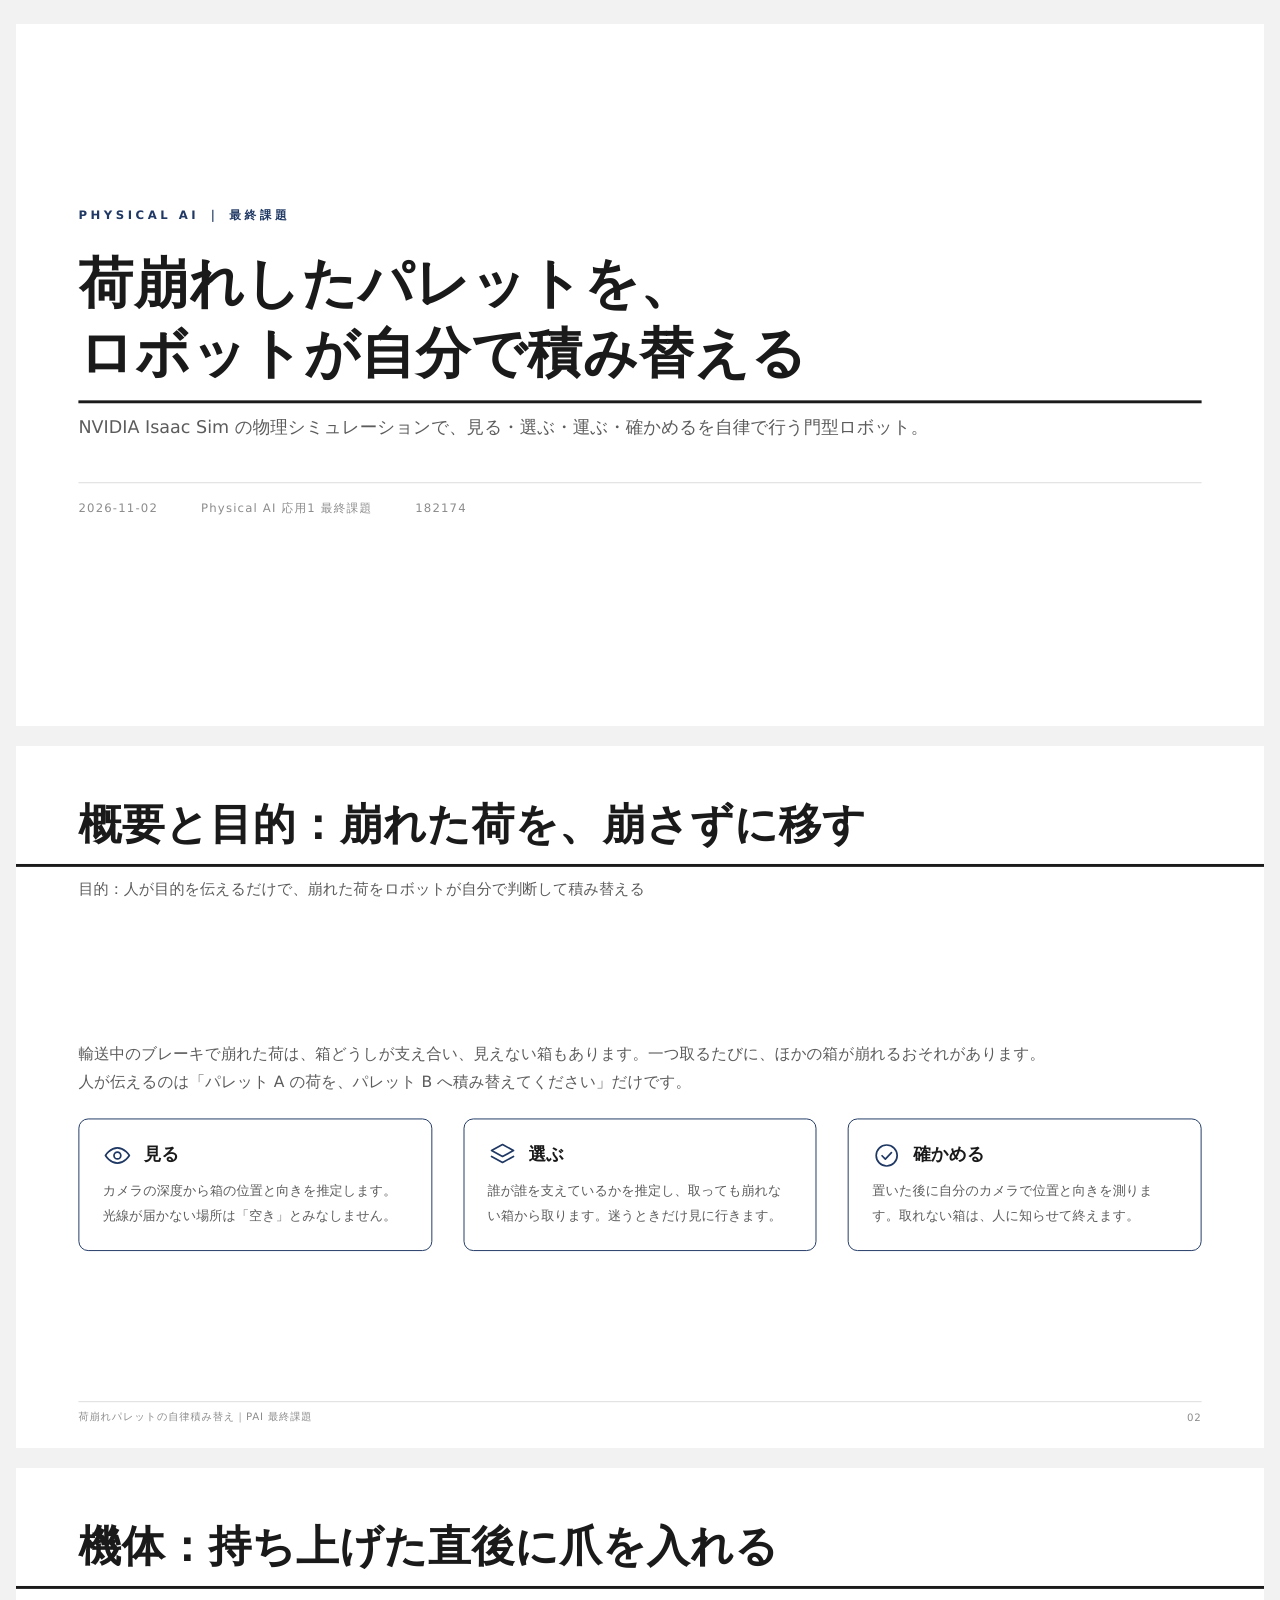
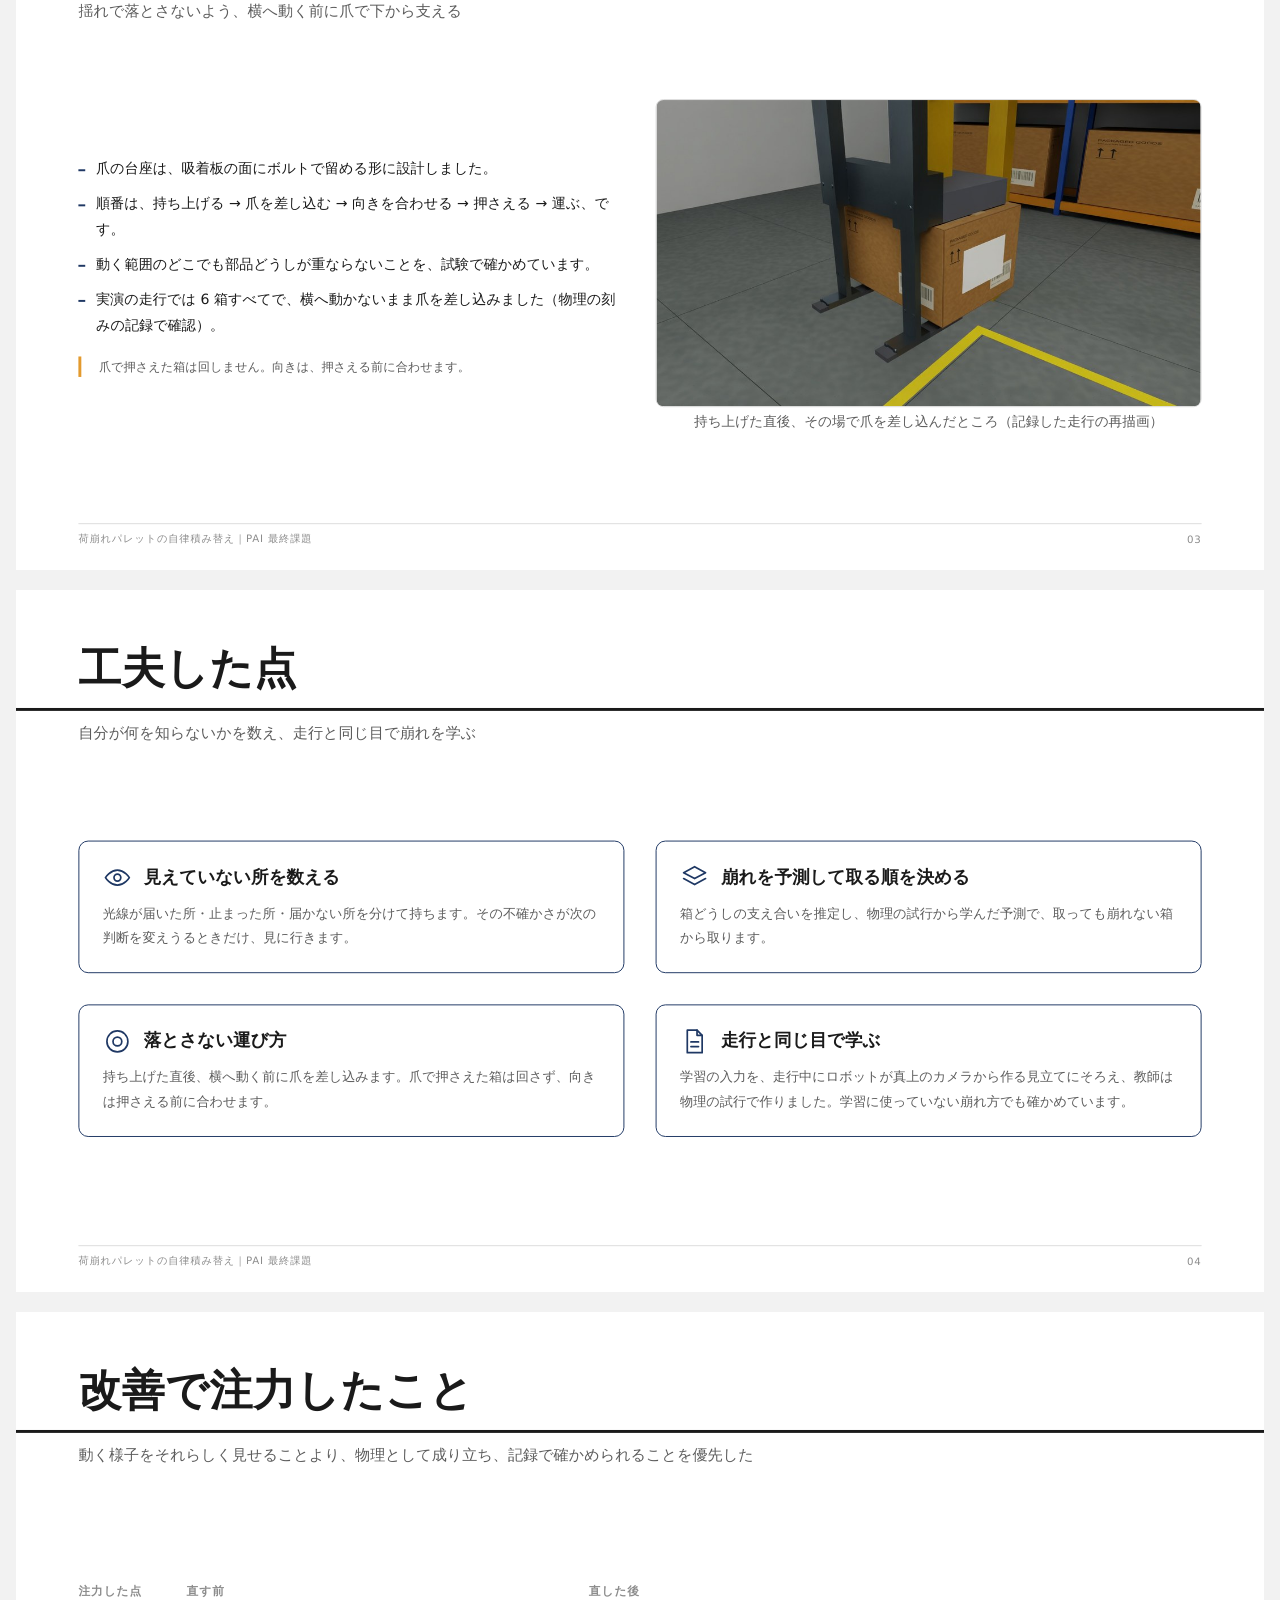
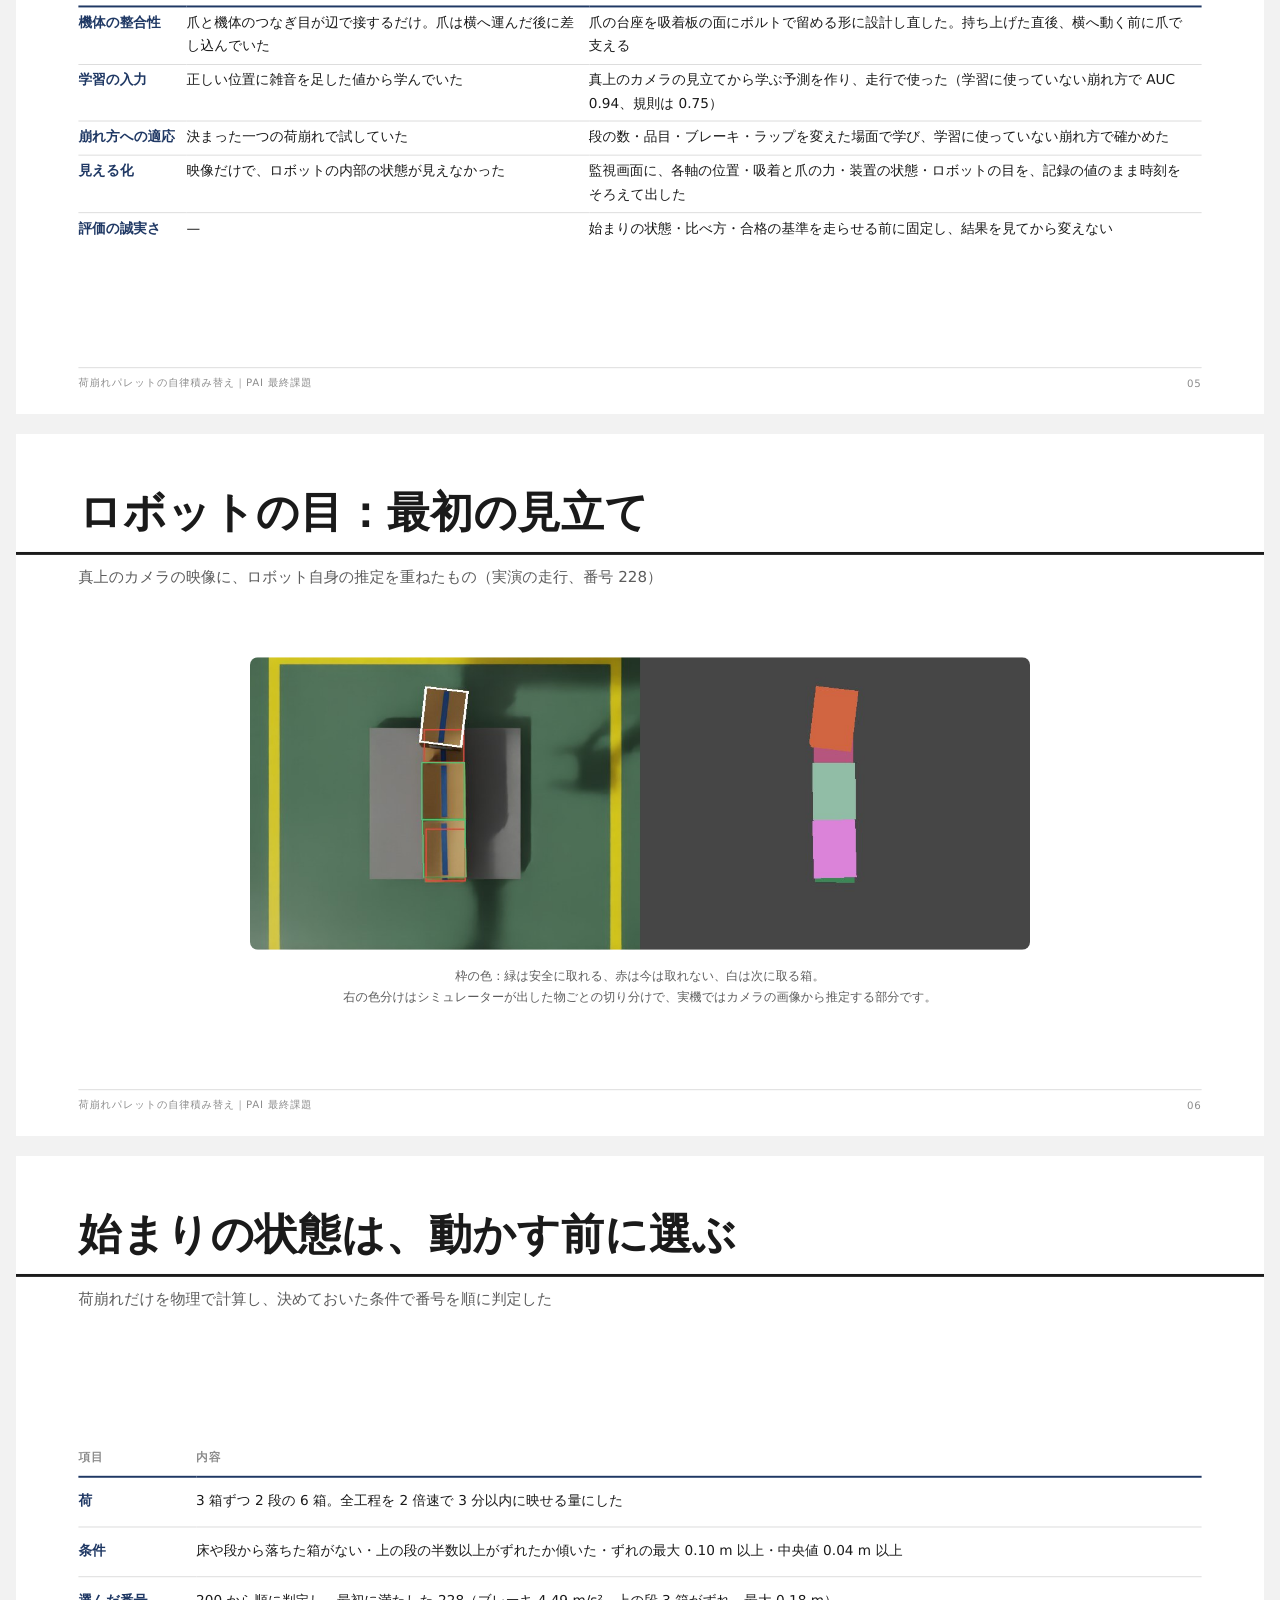
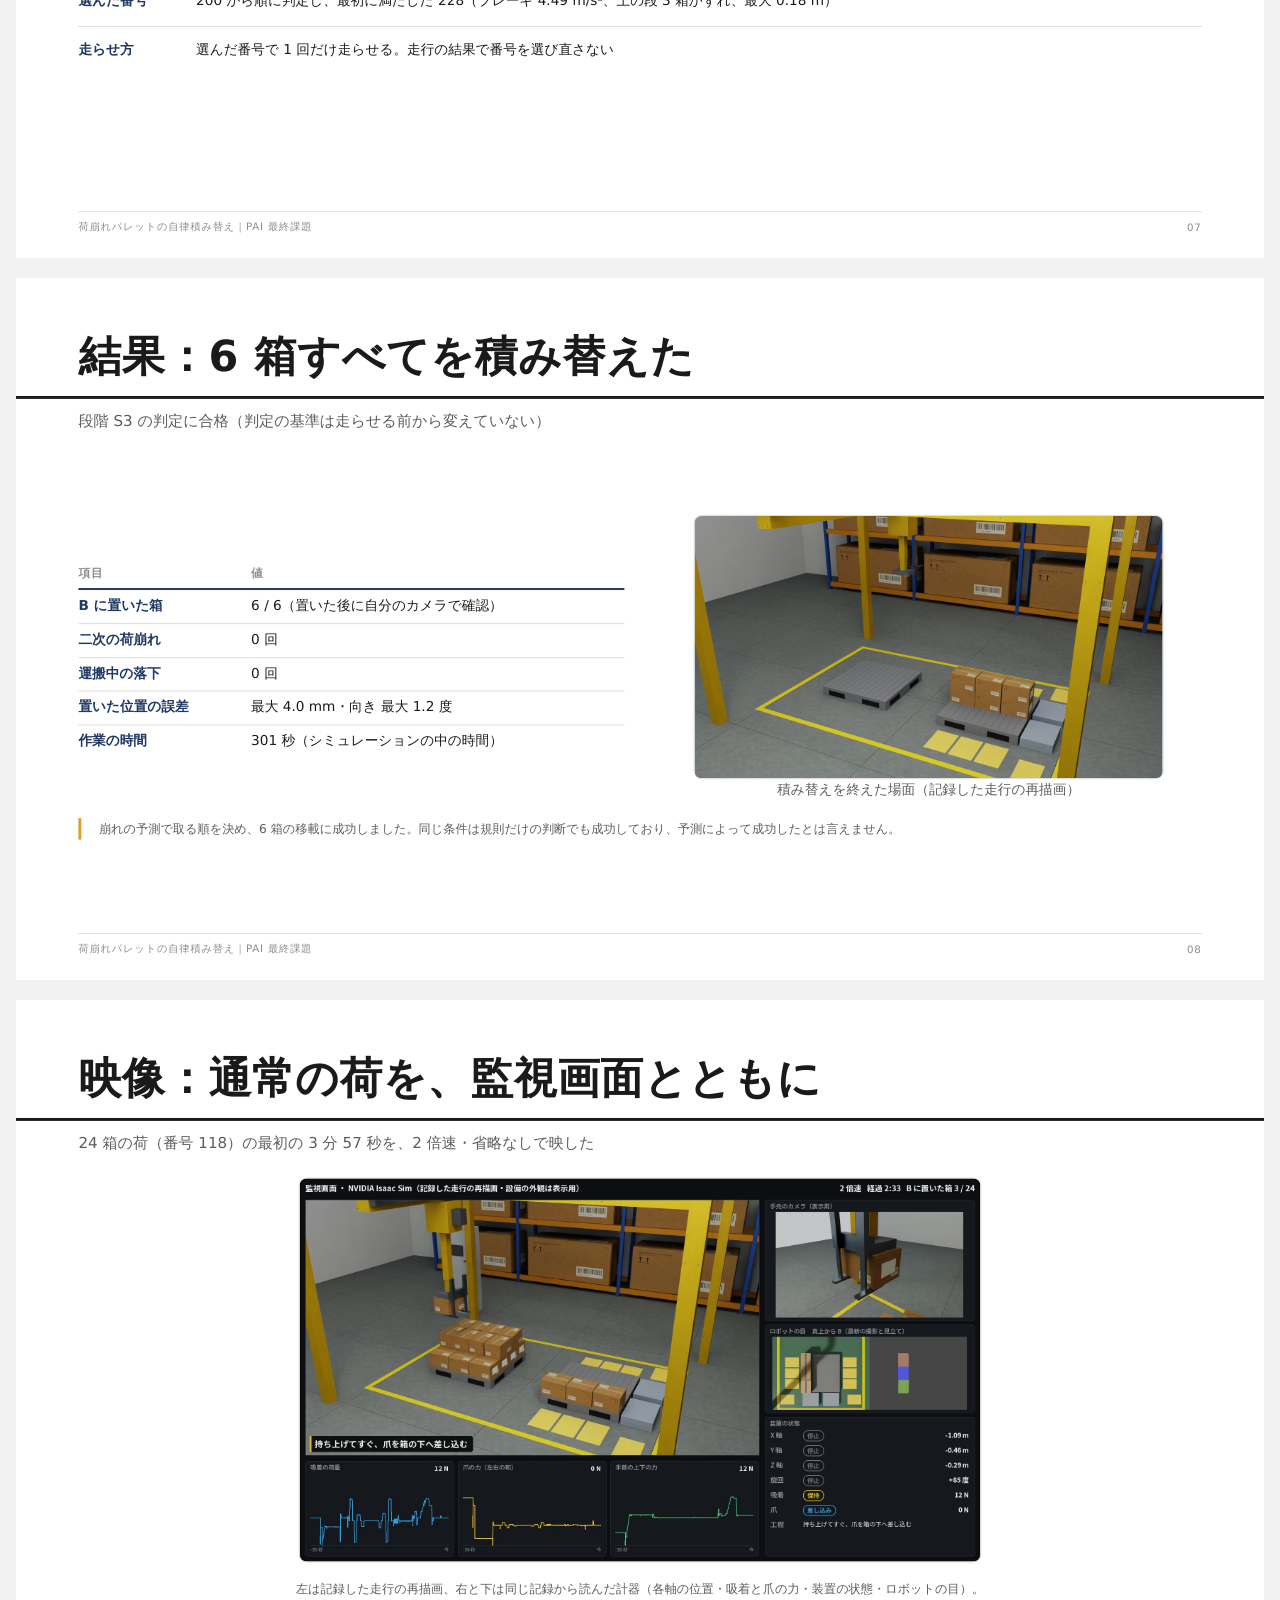
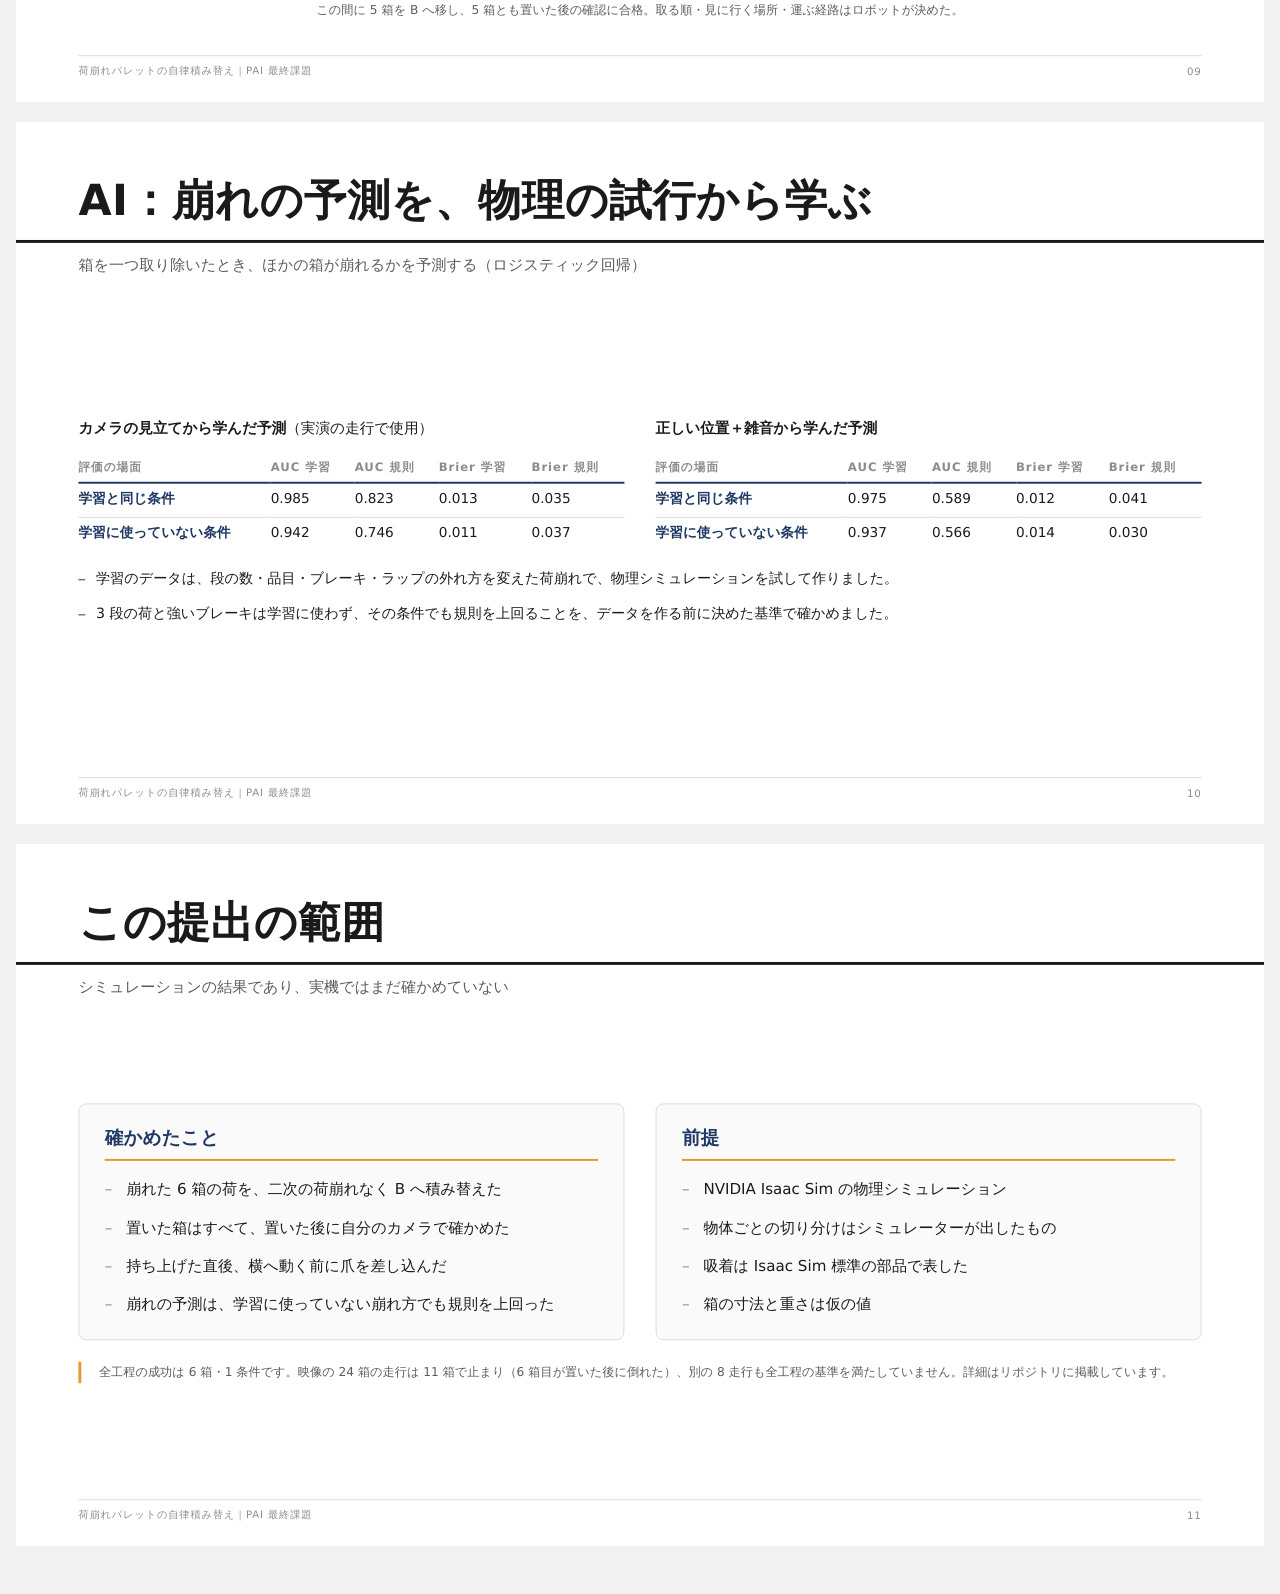
<file: docs/submission_slides.html>
<!doctype html>
<html lang="ja"><head><meta charset="utf-8"><meta name="viewport" content="width=device-width,initial-scale=1">
<title>荷崩れパレットの自律積み替え</title>
<style>
@page{ size:13.333in 7.5in; margin:0; }

  :root{
    --ground:#FFFFFF;
    --ink:#1A1A1A;
    --navy:#1F3864;
    --mid:#5C5C5C;
    --faint:#8C8C8C;
    --line:#DCDCDC;
    --panel:#FAFAFA;
    --accent:#E39A2E;
    --gothic:"Noto Sans JP","Hiragino Kaku Gothic ProN","Yu Gothic",system-ui,sans-serif;
    --s:1;
  }
  *{box-sizing:border-box;margin:0;padding:0;}
  html,body{background:#F2F2F2;}
  body{
    font-family:var(--gothic); color:var(--ink);
    -webkit-font-smoothing:antialiased; text-rendering:geometricPrecision;
    font-feature-settings:"palt" 1;
    -webkit-print-color-adjust:exact; print-color-adjust:exact;
    padding:24px 16px 48px;
  }
  .deck{max-width:1280px;margin:0 auto;display:flex;flex-direction:column;gap:20px;}
  .stage{width:100%;overflow:hidden;}
  .slide{
    width:1280px;height:720px;background:var(--ground);
    padding:52px 64px 78px;position:relative;
    transform:scale(var(--s));transform-origin:top left;
    display:flex;flex-direction:column;
    box-shadow:0 1px 3px rgba(0,0,0,.10);
  }

  /* 見出し */
  h1{font-size:56px;font-weight:700;line-height:1.28;letter-spacing:.01em;}
  h2{font-size:44px;font-weight:700;line-height:1.3;letter-spacing:.01em;}
  .titlerule{height:3px;background:var(--ink);margin-top:12px;}
  /* 表紙以外は罫線を紙面の両端まで通す */
  .head .titlerule{margin-left:-64px;margin-right:-64px;}
  .head{margin-bottom:16px;}
  .sub{font-size:15.5px;color:var(--mid);margin-top:10px;line-height:1.7;}

  .content{flex:1;display:flex;flex-direction:column;justify-content:center;gap:22px;min-height:0;}
  .lede{font-size:16px;line-height:1.85;color:var(--mid);}
  .body{font-size:15px;line-height:1.85;}
  .small{font-size:12.5px;line-height:1.75;color:var(--mid);}
  strong{font-weight:700;}
  .center{text-align:center;}

  /* カード */
  .card{
    border:1.5px solid var(--navy);border-radius:10px;background:#fff;
    display:flex;align-items:center;gap:20px;padding:7px 24px;
  }
  .card .txt{flex:1;text-align:center;display:flex;flex-direction:column;gap:2px;}
  .card .lbl{font-size:13px;font-weight:700;color:var(--navy);letter-spacing:.04em;}
  .card .nm{font-size:24px;font-weight:700;letter-spacing:.01em;line-height:1.25;}
  .card .ds{font-size:13.5px;color:var(--mid);}
  svg.big{width:56px;height:56px;flex:none;stroke:var(--ink);fill:none;
          stroke-width:1.3;stroke-linecap:round;stroke-linejoin:round;shape-rendering:geometricPrecision;}
  .down{display:flex;justify-content:center;color:var(--navy);}
  svg.arw{width:20px;height:16px;fill:currentColor;stroke:none;}

  /* 補足パネル */
  .panel{
    border:1px solid var(--line);border-radius:8px;background:var(--panel);
    padding:22px 26px;display:flex;flex-direction:column;gap:16px;
  }
  .panel h3{font-size:19px;font-weight:700;color:var(--navy);letter-spacing:.01em;}
  .panel .ul{height:2.5px;background:var(--accent);width:100%;margin-top:-8px;}
  .dash{list-style:none;display:flex;flex-direction:column;gap:13px;}
  .dash li{position:relative;padding-left:22px;font-size:15.5px;line-height:1.7;}
  .dash li::before{content:"–";position:absolute;left:0;color:var(--faint);}

  /* 一般リスト */
  ul.pl{list-style:none;display:flex;flex-direction:column;gap:10px;}
  ul.pl li{position:relative;padding-left:18px;font-size:14.5px;line-height:1.8;}
  ul.pl li::before{content:"";position:absolute;left:0;top:13px;width:7px;height:1.5px;background:var(--navy);}

  .cols{display:grid;gap:32px;}
  .c2{grid-template-columns:1fr 1fr;}
  .c3{grid-template-columns:repeat(3,1fr);}
  .cmain{grid-template-columns:1fr 340px;}
  .stack{max-width:640px;margin:0 auto;width:100%;}
  .caption{font-size:14px;color:var(--mid);text-align:center;line-height:1.7;}

  .box{border:1.5px solid var(--navy);border-radius:10px;padding:22px 24px;display:flex;flex-direction:column;gap:10px;}
  .box .hd{display:flex;align-items:center;gap:12px;}
  .box .hd .t{font-size:18px;font-weight:700;}
  .box .d{font-size:13.5px;line-height:1.85;color:var(--mid);}
  svg.mid{width:30px;height:30px;flex:none;stroke:var(--navy);fill:none;
          stroke-width:1.4;stroke-linecap:round;stroke-linejoin:round;shape-rendering:geometricPrecision;}

  table{border-collapse:collapse;width:100%;font-size:14px;}
  th,td{text-align:left;padding:13px 16px 13px 0;border-bottom:1px solid var(--line);vertical-align:top;line-height:1.7;}
  thead th{font-size:12px;letter-spacing:.08em;color:var(--faint);font-weight:700;
           border-bottom:2px solid var(--navy);padding-bottom:9px;}
  tbody tr:last-child td{border-bottom:0;}
  td.k{font-weight:700;color:var(--navy);white-space:nowrap;}

  .note{border-left:3px solid var(--accent);padding-left:18px;}
  /* ページごとの均衡調整: 内容の少ないページは間隔と余白を広げる */
  .slide.roomy .content{gap:36px;}
  .slide.roomy .box{padding:30px 32px;gap:13px;}
  .slide.roomy .box .d{font-size:14.5px;}
  .slide.roomy .box .hd .t{font-size:19px;}
  .slide.roomy .note .body{font-size:16px;}
  .slide.dense .content{gap:16px;}

  .foot{
    position:absolute;left:64px;right:64px;bottom:24px;
    display:flex;justify-content:space-between;align-items:center;
    border-top:1px solid var(--line);padding-top:9px;
    font-size:10.5px;color:var(--faint);letter-spacing:.08em;
  }
  .foot .n{font-variant-numeric:tabular-nums;}

  .cover{justify-content:center;gap:0;}
  .cover .mark{font-size:12px;letter-spacing:.3em;color:var(--navy);font-weight:700;margin-bottom:26px;}
  .cover .meta{margin-top:40px;padding-top:18px;border-top:1px solid var(--line);
               display:flex;gap:44px;font-size:12px;color:var(--faint);letter-spacing:.1em;}

  @media print{
    html,body{background:#fff;} body{padding:0;}
    .deck{gap:0;max-width:none;}
    .stage{height:auto !important;overflow:visible;}
    .slide{transform:none !important;box-shadow:none;break-after:page;page-break-after:always;}
    .slide:last-child{break-after:auto;page-break-after:auto;}
  }

  .slide.dense th,.slide.dense td{padding:5px 12px 5px 0;}
</style></head><body>
<svg width="0" height="0" style="position:absolute" aria-hidden="true"><defs>
  <g id="i-clock"><circle cx="12" cy="12" r="8.5"/><path d="M12 6.6v5.6l3.6 2.2"/></g>
  <g id="i-gear"><circle cx="12" cy="12" r="3.1"/><path d="M12 3.2v2.4M12 18.4v2.4M20.8 12h-2.4M5.6 12H3.2M18.2 5.8l-1.7 1.7M7.5 16.5l-1.7 1.7M18.2 18.2l-1.7-1.7M7.5 7.5L5.8 5.8"/></g>
  <g id="i-lock"><rect x="4.6" y="10.4" width="14.8" height="10.2" rx="1.8"/><path d="M8.2 10.4V7.6a3.8 3.8 0 017.6 0v2.8"/><circle cx="12" cy="15.4" r="1.1"/></g>
  <g id="i-chat"><path d="M3.4 4.6h17.2v11.6H9.4l-6 4.6z"/><path d="M7.4 8.8h9.2M7.4 12.4h5.8"/></g>
  <g id="i-eye"><path d="M2.2 12S6 5.8 12 5.8 21.8 12 21.8 12 18 18.2 12 18.2 2.2 12 2.2 12z"/><circle cx="12" cy="12" r="2.8"/></g>
  <g id="i-alert"><path d="M12 3.8l9.2 16.4H2.8z"/><path d="M12 9.6v4.6M12 17v.4"/></g>
  <g id="i-layers"><path d="M12 3l9 4.9-9 4.9-9-4.9z"/><path d="M3 12.8l9 4.9 9-4.9"/></g>
  <g id="i-check"><circle cx="12" cy="12" r="8.6"/><path d="M8.2 12.2l2.7 2.7 5-5.2"/></g>
  <g id="i-target"><circle cx="12" cy="12" r="8.6"/><circle cx="12" cy="12" r="3.6"/></g>
  <g id="i-doc"><path d="M6 2.8h8l4.2 4.2v14.2H6z"/><path d="M14 2.8v4.2h4.2"/><path d="M9 12.4h6.2M9 16.2h6.2"/></g>
  <g id="i-people"><circle cx="9" cy="8.6" r="3.2"/><path d="M3.4 20.2c0-3.2 2.5-5.4 5.6-5.4s5.6 2.2 5.6 5.4"/><path d="M16.4 6.2a3.2 3.2 0 010 5.6M17.6 14.8c1.9.6 3.2 2.5 3.2 5.4"/></g>
  <g id="i-arrowr"><path d="M3.6 12h15.4"/><path d="M14 6.6l5.4 5.4-5.4 5.4"/></g>
  <symbol id="tri" viewBox="0 0 26 22"><path d="M13 22 3.5 8.5h6V0h7v8.5h6z"/></symbol>
</defs></svg>
<div class="deck">
<div class="stage"><section class="slide cover">
  <p class="mark">PHYSICAL AI ｜ 最終課題</p>
  <h1>荷崩れしたパレットを、<br>ロボットが自分で積み替える</h1>
  <div class="titlerule"></div>
  <p class="sub" style="font-size:18px;max-width:900px">NVIDIA Isaac Sim の物理シミュレーションで、見る・選ぶ・運ぶ・確かめるを自律で行う門型ロボット。</p>
  <div class="meta"><span>2026-11-02</span><span>Physical AI 応用1 最終課題</span><span>182174</span></div>
</section></div><div class="stage"><section class="slide"><div class="head"><h2>概要と目的：崩れた荷を、崩さずに移す</h2><div class="titlerule"></div><p class="sub">目的：人が目的を伝えるだけで、崩れた荷をロボットが自分で判断して積み替える</p></div><div class="content">
<p class="lede">輸送中のブレーキで崩れた荷は、箱どうしが支え合い、見えない箱もあります。一つ取るたびに、ほかの箱が崩れるおそれがあります。<br>人が伝えるのは「パレット A の荷を、パレット B へ積み替えてください」だけです。</p>
<div class="cols c3">
  <div class="box"><span class="hd"><svg viewBox="0 0 24 24" class="mid"><use href="#i-eye"/></svg><span class="t">見る</span></span>
    <span class="d">カメラの深度から箱の位置と向きを推定します。光線が届かない場所は「空き」とみなしません。</span></div>
  <div class="box"><span class="hd"><svg viewBox="0 0 24 24" class="mid"><use href="#i-layers"/></svg><span class="t">選ぶ</span></span>
    <span class="d">誰が誰を支えているかを推定し、取っても崩れない箱から取ります。迷うときだけ見に行きます。</span></div>
  <div class="box"><span class="hd"><svg viewBox="0 0 24 24" class="mid"><use href="#i-check"/></svg><span class="t">確かめる</span></span>
    <span class="d">置いた後に自分のカメラで位置と向きを測ります。取れない箱は、人に知らせて終えます。</span></div>
</div></div><div class="foot"><span>荷崩れパレットの自律積み替え｜PAI 最終課題</span><span class="n">02</span></div></section></div><div class="stage"><section class="slide"><div class="head"><h2>機体：持ち上げた直後に爪を入れる</h2><div class="titlerule"></div><p class="sub">揺れで落とさないよう、横へ動く前に爪で下から支える</p></div><div class="content">
<div class="cols c2" style="align-items:center">
  <div style="display:flex;flex-direction:column;gap:18px">
    <ul class="pl">
      <li>爪の台座は、吸着板の面にボルトで留める形に設計しました。</li>
      <li>順番は、持ち上げる → 爪を差し込む → 向きを合わせる → 押さえる → 運ぶ、です。</li>
      <li>動く範囲のどこでも部品どうしが重ならないことを、試験で確かめています。</li>
      <li>実演の走行では 6 箱すべてで、横へ動かないまま爪を差し込みました（物理の刻みの記録で確認）。</li>
    </ul>
    <div class="note"><p class="small">爪で押さえた箱は回しません。向きは、押さえる前に合わせます。</p></div>
  </div>
  <div><img src="img/tines_after_lift_closeup.jpg" style="width:100%;border-radius:8px;border:1px solid var(--line)" alt="持ち上げた直後に爪を差し込んだ場面">
  <p class="caption">持ち上げた直後、その場で爪を差し込んだところ（記録した走行の再描画）</p></div>
</div></div><div class="foot"><span>荷崩れパレットの自律積み替え｜PAI 最終課題</span><span class="n">03</span></div></section></div><div class="stage"><section class="slide"><div class="head"><h2>工夫した点</h2><div class="titlerule"></div><p class="sub">自分が何を知らないかを数え、走行と同じ目で崩れを学ぶ</p></div><div class="content">
<div class="cols c2">
  <div class="box"><span class="hd"><svg viewBox="0 0 24 24" class="mid"><use href="#i-eye"/></svg><span class="t">見えていない所を数える</span></span>
    <span class="d">光線が届いた所・止まった所・届かない所を分けて持ちます。その不確かさが次の判断を変えうるときだけ、見に行きます。</span></div>
  <div class="box"><span class="hd"><svg viewBox="0 0 24 24" class="mid"><use href="#i-layers"/></svg><span class="t">崩れを予測して取る順を決める</span></span>
    <span class="d">箱どうしの支え合いを推定し、物理の試行から学んだ予測で、取っても崩れない箱から取ります。</span></div>
  <div class="box"><span class="hd"><svg viewBox="0 0 24 24" class="mid"><use href="#i-target"/></svg><span class="t">落とさない運び方</span></span>
    <span class="d">持ち上げた直後、横へ動く前に爪を差し込みます。爪で押さえた箱は回さず、向きは押さえる前に合わせます。</span></div>
  <div class="box"><span class="hd"><svg viewBox="0 0 24 24" class="mid"><use href="#i-doc"/></svg><span class="t">走行と同じ目で学ぶ</span></span>
    <span class="d">学習の入力を、走行中にロボットが真上のカメラから作る見立てにそろえ、教師は物理の試行で作りました。学習に使っていない崩れ方でも確かめています。</span></div>
</div></div><div class="foot"><span>荷崩れパレットの自律積み替え｜PAI 最終課題</span><span class="n">04</span></div></section></div><div class="stage"><section class="slide dense"><div class="head"><h2>改善で注力したこと</h2><div class="titlerule"></div><p class="sub">動く様子をそれらしく見せることより、物理として成り立ち、記録で確かめられることを優先した</p></div><div class="content">
<table><thead><tr><th>注力した点</th><th>直す前</th><th>直した後</th></tr></thead><tbody>
<tr><td class="k">機体の整合性</td><td>爪と機体のつなぎ目が辺で接するだけ。爪は横へ運んだ後に差し込んでいた</td><td>爪の台座を吸着板の面にボルトで留める形に設計し直した。持ち上げた直後、横へ動く前に爪で支える</td></tr>
<tr><td class="k">学習の入力</td><td>正しい位置に雑音を足した値から学んでいた</td><td>真上のカメラの見立てから学ぶ予測を作り、走行で使った（学習に使っていない崩れ方で AUC 0.94、規則は 0.75）</td></tr>
<tr><td class="k">崩れ方への適応</td><td>決まった一つの荷崩れで試していた</td><td>段の数・品目・ブレーキ・ラップを変えた場面で学び、学習に使っていない崩れ方で確かめた</td></tr>
<tr><td class="k">見える化</td><td>映像だけで、ロボットの内部の状態が見えなかった</td><td>監視画面に、各軸の位置・吸着と爪の力・装置の状態・ロボットの目を、記録の値のまま時刻をそろえて出した</td></tr>
<tr><td class="k">評価の誠実さ</td><td>—</td><td>始まりの状態・比べ方・合格の基準を走らせる前に固定し、結果を見てから変えない</td></tr>
</tbody></table></div><div class="foot"><span>荷崩れパレットの自律積み替え｜PAI 最終課題</span><span class="n">05</span></div></section></div><div class="stage"><section class="slide dense"><div class="head"><h2>ロボットの目：最初の見立て</h2><div class="titlerule"></div><p class="sub">真上のカメラの映像に、ロボット自身の推定を重ねたもの（実演の走行、番号 228）</p></div><div class="content">
<img src="img/robot_eye_228.jpg" style="width:100%;max-width:800px;margin:0 auto;display:block;border-radius:8px" alt="ロボットの見立て">
<p class="small center">枠の色：緑は安全に取れる、赤は今は取れない、白は次に取る箱。<br>右の色分けはシミュレーターが出した物ごとの切り分けで、実機ではカメラの画像から推定する部分です。</p></div><div class="foot"><span>荷崩れパレットの自律積み替え｜PAI 最終課題</span><span class="n">06</span></div></section></div><div class="stage"><section class="slide"><div class="head"><h2>始まりの状態は、動かす前に選ぶ</h2><div class="titlerule"></div><p class="sub">荷崩れだけを物理で計算し、決めておいた条件で番号を順に判定した</p></div><div class="content">
<table><thead><tr><th>項目</th><th>内容</th></tr></thead><tbody>
<tr><td class="k">荷</td><td>3 箱ずつ 2 段の 6 箱。全工程を 2 倍速で 3 分以内に映せる量にした</td></tr>
<tr><td class="k">条件</td><td>床や段から落ちた箱がない・上の段の半数以上がずれたか傾いた・ずれの最大 0.10 m 以上・中央値 0.04 m 以上</td></tr>
<tr><td class="k">選んだ番号</td><td>200 から順に判定し、最初に満たした 228（ブレーキ 4.49 m/s²、上の段 3 箱がずれ、最大 0.18 m）</td></tr>
<tr><td class="k">走らせ方</td><td>選んだ番号で 1 回だけ走らせる。走行の結果で番号を選び直さない</td></tr>
</tbody></table></div><div class="foot"><span>荷崩れパレットの自律積み替え｜PAI 最終課題</span><span class="n">07</span></div></section></div><div class="stage"><section class="slide dense"><div class="head"><h2>結果：6 箱すべてを積み替えた</h2><div class="titlerule"></div><p class="sub">段階 S3 の判定に合格（判定の基準は走らせる前から変えていない）</p></div><div class="content">
<div class="cols c2" style="align-items:center">
  <table><thead><tr><th>項目</th><th>値</th></tr></thead><tbody>
  <tr><td class="k">B に置いた箱</td><td>6 / 6（置いた後に自分のカメラで確認）</td></tr>
  <tr><td class="k">二次の荷崩れ</td><td>0 回</td></tr>
  <tr><td class="k">運搬中の落下</td><td>0 回</td></tr>
  <tr><td class="k">置いた位置の誤差</td><td>最大 4.0 mm・向き 最大 1.2 度</td></tr>
  <tr><td class="k">作業の時間</td><td>301 秒（シミュレーションの中の時間）</td></tr>
  </tbody></table>
  <div><img src="img/demo_done.jpg" style="width:86%;margin:0 auto;display:block;border-radius:8px;border:1px solid var(--line)" alt="積み替えを終えた場面">
  <p class="caption">積み替えを終えた場面（記録した走行の再描画）</p></div>
</div>
<div class="note"><p class="small">崩れの予測で取る順を決め、6 箱の移載に成功しました。同じ条件は規則だけの判断でも成功しており、予測によって成功したとは言えません。</p></div></div><div class="foot"><span>荷崩れパレットの自律積み替え｜PAI 最終課題</span><span class="n">08</span></div></section></div><div class="stage"><section class="slide dense"><div class="head"><h2>映像：通常の荷を、監視画面とともに</h2><div class="titlerule"></div><p class="sub">24 箱の荷（番号 118）の最初の 3 分 57 秒を、2 倍速・省略なしで映した</p></div><div class="content">
<img src="img/console.jpg" style="width:100%;max-width:700px;margin:0 auto;display:block;border-radius:8px;border:1px solid var(--line)" alt="監視画面">
<p class="small center">左は記録した走行の再描画、右と下は同じ記録から読んだ計器（各軸の位置・吸着と爪の力・装置の状態・ロボットの目）。<br>この間に 5 箱を B へ移し、5 箱とも置いた後の確認に合格。取る順・見に行く場所・運ぶ経路はロボットが決めた。</p></div><div class="foot"><span>荷崩れパレットの自律積み替え｜PAI 最終課題</span><span class="n">09</span></div></section></div><div class="stage"><section class="slide dense"><div class="head"><h2>AI：崩れの予測を、物理の試行から学ぶ</h2><div class="titlerule"></div><p class="sub">箱を一つ取り除いたとき、ほかの箱が崩れるかを予測する（ロジスティック回帰）</p></div><div class="content">
<div class="cols c2">
  <div style="display:flex;flex-direction:column;gap:10px"><p class="body"><strong>カメラの見立てから学んだ予測</strong>（実演の走行で使用）</p>
    <table><thead><tr><th>評価の場面</th><th>AUC 学習</th><th>AUC 規則</th><th>Brier 学習</th><th>Brier 規則</th></tr></thead><tbody><tr><td class='k'>学習と同じ条件</td><td>0.985</td><td>0.823</td><td>0.013</td><td>0.035</td></tr><tr><td class='k'>学習に使っていない条件</td><td>0.942</td><td>0.746</td><td>0.011</td><td>0.037</td></tr></tbody></table></div>
  <div style="display:flex;flex-direction:column;gap:10px"><p class="body"><strong>正しい位置＋雑音から学んだ予測</strong></p>
    <table><thead><tr><th>評価の場面</th><th>AUC 学習</th><th>AUC 規則</th><th>Brier 学習</th><th>Brier 規則</th></tr></thead><tbody><tr><td class='k'>学習と同じ条件</td><td>0.975</td><td>0.589</td><td>0.012</td><td>0.041</td></tr><tr><td class='k'>学習に使っていない条件</td><td>0.937</td><td>0.566</td><td>0.014</td><td>0.030</td></tr></tbody></table></div>
</div>
<ul class="pl">
  <li>学習のデータは、段の数・品目・ブレーキ・ラップの外れ方を変えた荷崩れで、物理シミュレーションを試して作りました。</li>
  <li>3 段の荷と強いブレーキは学習に使わず、その条件でも規則を上回ることを、データを作る前に決めた基準で確かめました。</li>
</ul></div><div class="foot"><span>荷崩れパレットの自律積み替え｜PAI 最終課題</span><span class="n">10</span></div></section></div><div class="stage"><section class="slide"><div class="head"><h2>この提出の範囲</h2><div class="titlerule"></div><p class="sub">シミュレーションの結果であり、実機ではまだ確かめていない</p></div><div class="content">
<div class="cols c2">
  <div class="panel"><h3>確かめたこと</h3><div class="ul"></div><ul class="dash">
    <li>崩れた 6 箱の荷を、二次の荷崩れなく B へ積み替えた</li>
    <li>置いた箱はすべて、置いた後に自分のカメラで確かめた</li>
    <li>持ち上げた直後、横へ動く前に爪を差し込んだ</li>
    <li>崩れの予測は、学習に使っていない崩れ方でも規則を上回った</li></ul></div>
  <div class="panel"><h3>前提</h3><div class="ul"></div><ul class="dash">
    <li>NVIDIA Isaac Sim の物理シミュレーション</li>
    <li>物体ごとの切り分けはシミュレーターが出したもの</li>
    <li>吸着は Isaac Sim 標準の部品で表した</li>
    <li>箱の寸法と重さは仮の値</li></ul></div>
</div>
<div class="note"><p class="small">全工程の成功は 6 箱・1 条件です。映像の 24 箱の走行は 11 箱で止まり（6 箱目が置いた後に倒れた）、別の 8 走行も全工程の基準を満たしていません。詳細はリポジトリに掲載しています。</p></div></div><div class="foot"><span>荷崩れパレットの自律積み替え｜PAI 最終課題</span><span class="n">11</span></div></section></div>
</div>
<script>
  (function(){
    var W=1280,H=720;
    function fit(){
      document.querySelectorAll('.stage').forEach(function(st){
        var s=st.clientWidth/W;
        st.style.setProperty('--s',s);
        st.style.height=(H*s)+'px';
        st.firstElementChild.style.setProperty('--s',s);
      });
    }
    window.addEventListener('resize',fit); fit();
  })();
</script>
</body></html>
</file>
